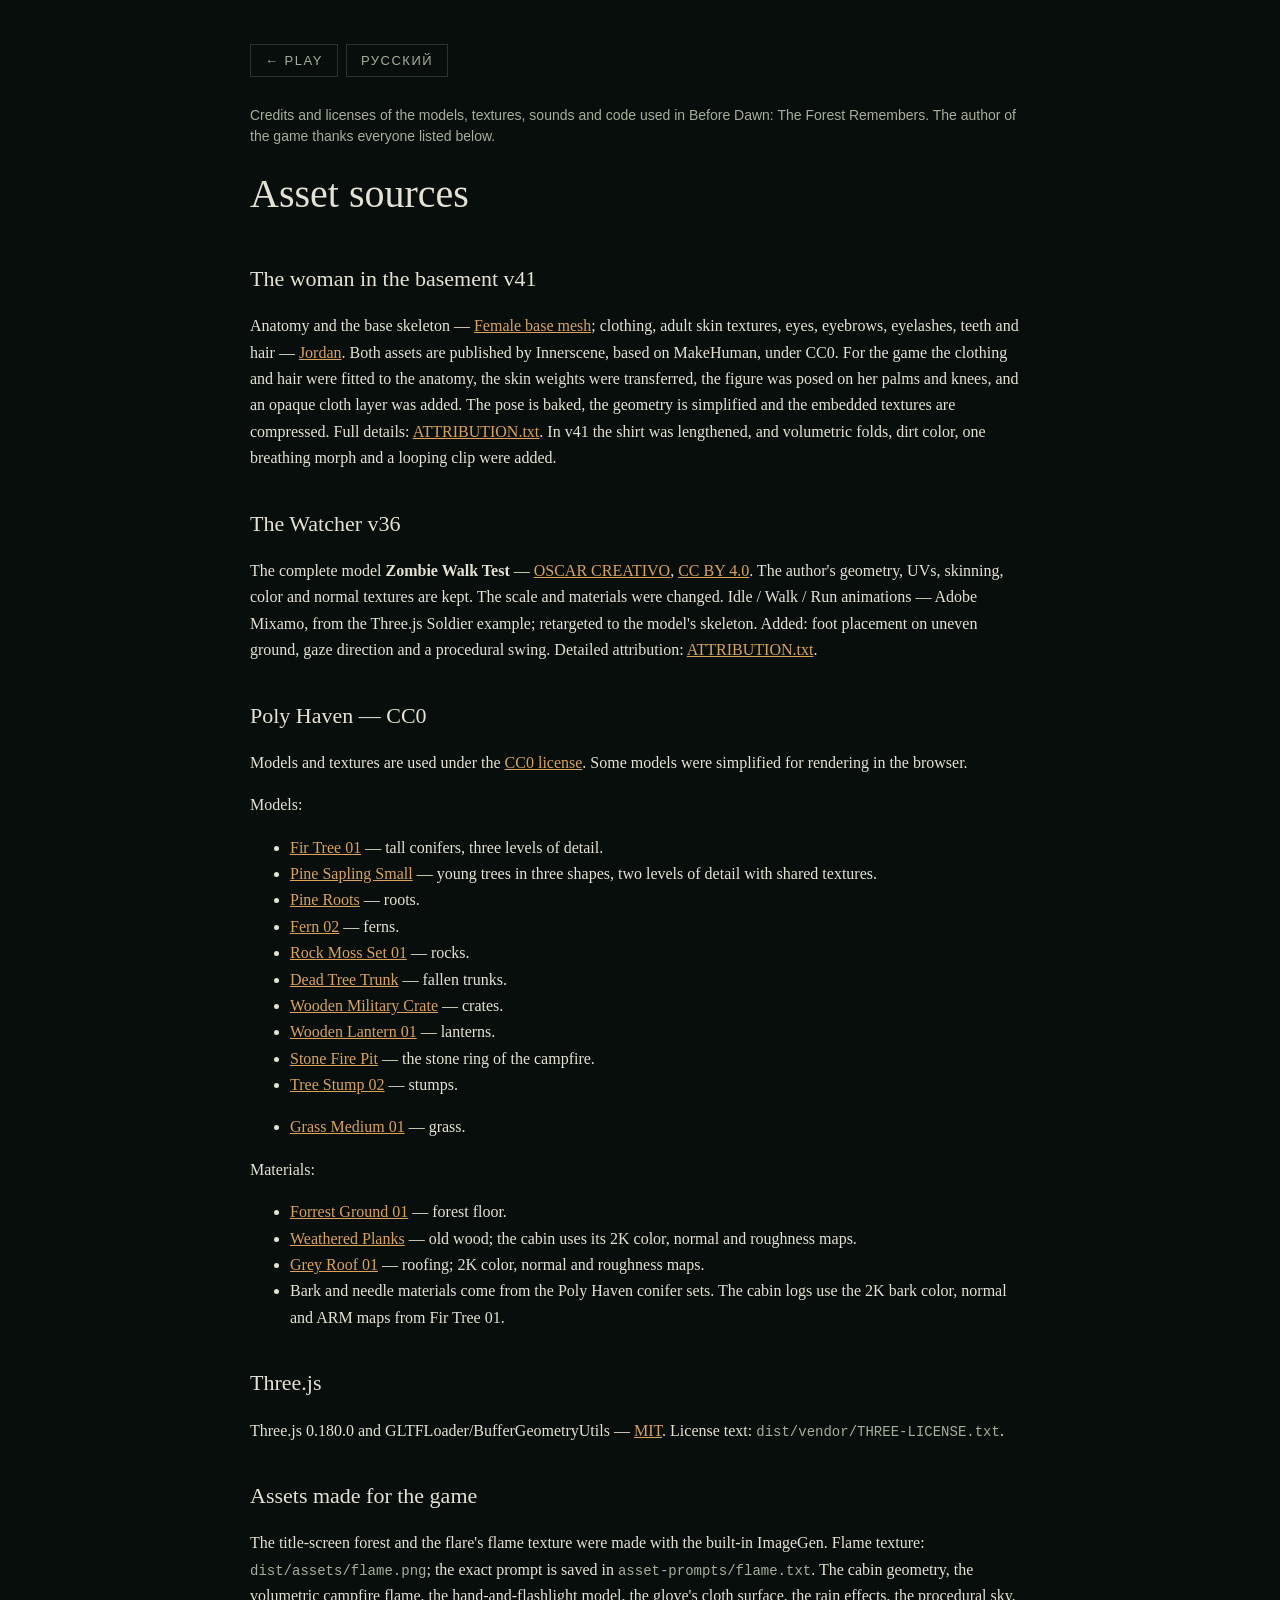
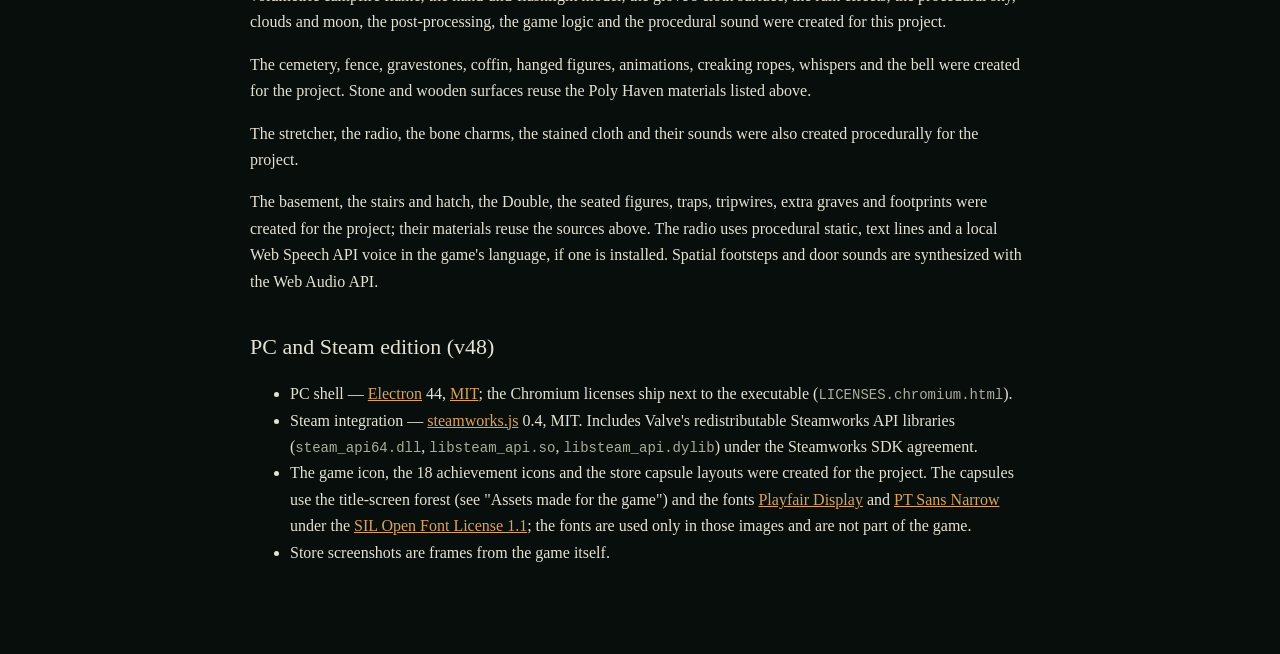
<file: credits-en.html>
<!doctype html>
<html lang="en">
<head>
  <meta charset="UTF-8">
  <meta name="viewport" content="width=device-width, initial-scale=1">
  <meta name="theme-color" content="#080e0c">
  <title>Credits and licenses — Before Dawn: The Forest Remembers</title>
  <link rel="icon" href="icons/icon-48.png">
  <style>
    :root { --bg: #080e0c; --ink: #e4e2d4; --muted: #a9ad9c; --line: #2a3528; --accent: #d9a35a; }
    * { box-sizing: border-box; } html { background: var(--bg); }
    body { margin: 0; background: var(--bg); color: var(--ink); font: 16px/1.65 Georgia, 'Times New Roman', serif; }
    main { max-width: 820px; margin: 0 auto; padding: 44px 20px 72px; }
    nav { margin-bottom: 28px; font: 13px/1 Arial, Helvetica, sans-serif; letter-spacing: 1.5px; text-transform: uppercase; display: flex; flex-wrap: wrap; gap: 8px; }
    nav a { color: var(--muted); text-decoration: none; border: 1px solid var(--line); padding: 9px 14px; display: inline-block; }
    h2 { font-weight: 400; font-size: clamp(28px, 5vw, 40px); margin: 0 0 18px; }
    h3 { font-weight: 400; font-size: 22px; margin: 34px 0 8px; } h4 { font-size: 17px; margin: 24px 0 6px; }
    a { color: var(--accent); word-break: break-word; } code { font: 14px monospace; color: var(--muted); }
    p.note { color: var(--muted); font: 14px/1.5 Arial, Helvetica, sans-serif; }
  </style>
</head>
<body><main>
  <nav><a href="./">← Play</a> <a href="credits.html" lang="ru">Русский</a></nav>
  <p class="note">Credits and licenses of the models, textures, sounds and code used in Before Dawn: The Forest Remembers. The author of the game thanks everyone listed below.</p>
<h2>Asset sources</h2>
<h3>The woman in the basement v41</h3>
<p>Anatomy and the base skeleton — <a href="https://www.innerscene.com/tools/library/3d-parts/female-base-mesh-3d-person-rigged-a-pose-dba97ed5" rel="noopener">Female base mesh</a>; clothing, adult skin textures, eyes, eyebrows, eyelashes, teeth and hair — <a href="https://www.innerscene.com/tools/library/3d-parts/jordan-3d-person-athlete-a0770454" rel="noopener">Jordan</a>. Both assets are published by Innerscene, based on MakeHuman, under CC0. For the game the clothing and hair were fitted to the anatomy, the skin weights were transferred, the figure was posed on her palms and knees, and an opaque cloth layer was added. The pose is baked, the geometry is simplified and the embedded textures are compressed. Full details: <a href="assets/characters-v41/ATTRIBUTION.txt">ATTRIBUTION.txt</a>. In v41 the shirt was lengthened, and volumetric folds, dirt color, one breathing morph and a looping clip were added.</p>
<h3>The Watcher v36</h3>
<p>The complete model <strong>Zombie Walk Test</strong> — <a href="https://sketchfab.com/3d-models/zombie-walk-test-165fd9342c364216bfdd8c2f1102223c" rel="noopener">OSCAR CREATIVO</a>, <a href="https://creativecommons.org/licenses/by/4.0/" rel="noopener">CC BY 4.0</a>. The author's geometry, UVs, skinning, color and normal textures are kept. The scale and materials were changed. Idle / Walk / Run animations — Adobe Mixamo, from the Three.js Soldier example; retargeted to the model's skeleton. Added: foot placement on uneven ground, gaze direction and a procedural swing. Detailed attribution: <a href="assets/characters-v36/ATTRIBUTION.txt">ATTRIBUTION.txt</a>.</p>
<h3>Poly Haven — CC0</h3>
<p>Models and textures are used under the <a href="https://polyhaven.com/license" rel="noopener">CC0 license</a>. Some models were simplified for rendering in the browser.</p>
<p>Models:</p>
<ul>
<li><a href="https://polyhaven.com/a/fir_tree_01" rel="noopener">Fir Tree 01</a> — tall conifers, three levels of detail.</li>
<li><a href="https://polyhaven.com/a/pine_sapling_small" rel="noopener">Pine Sapling Small</a> — young trees in three shapes, two levels of detail with shared textures.</li>
<li><a href="https://polyhaven.com/a/pine_roots" rel="noopener">Pine Roots</a> — roots.</li>
<li><a href="https://polyhaven.com/a/fern_02" rel="noopener">Fern 02</a> — ferns.</li>
<li><a href="https://polyhaven.com/a/rock_moss_set_01" rel="noopener">Rock Moss Set 01</a> — rocks.</li>
<li><a href="https://polyhaven.com/a/dead_tree_trunk" rel="noopener">Dead Tree Trunk</a> — fallen trunks.</li>
<li><a href="https://polyhaven.com/a/wooden_military_crate" rel="noopener">Wooden Military Crate</a> — crates.</li>
<li><a href="https://polyhaven.com/a/wooden_lantern_01" rel="noopener">Wooden Lantern 01</a> — lanterns.</li>
<li><a href="https://polyhaven.com/a/stone_fire_pit" rel="noopener">Stone Fire Pit</a> — the stone ring of the campfire.</li>
<li><a href="https://polyhaven.com/a/tree_stump_02" rel="noopener">Tree Stump 02</a> — stumps.</li>
</ul>
<ul>
<li><a href="https://polyhaven.com/a/grass_medium_01" rel="noopener">Grass Medium 01</a> — grass.</li>
</ul>
<p>Materials:</p>
<ul>
<li><a href="https://polyhaven.com/a/forrest_ground_01" rel="noopener">Forrest Ground 01</a> — forest floor.</li>
<li><a href="https://polyhaven.com/a/weathered_planks" rel="noopener">Weathered Planks</a> — old wood; the cabin uses its 2K color, normal and roughness maps.</li>
<li><a href="https://polyhaven.com/a/grey_roof_01" rel="noopener">Grey Roof 01</a> — roofing; 2K color, normal and roughness maps.</li>
<li>Bark and needle materials come from the Poly Haven conifer sets. The cabin logs use the 2K bark color, normal and ARM maps from Fir Tree 01.</li>
</ul>
<h3>Three.js</h3>
<p>Three.js 0.180.0 and GLTFLoader/BufferGeometryUtils — <a href="https://github.com/mrdoob/three.js/blob/r180/LICENSE" rel="noopener">MIT</a>. License text: <code>dist/vendor/THREE-LICENSE.txt</code>.</p>
<h3>Assets made for the game</h3>
<p>The title-screen forest and the flare's flame texture were made with the built-in ImageGen. Flame texture: <code>dist/assets/flame.png</code>; the exact prompt is saved in <code>asset-prompts/flame.txt</code>. The cabin geometry, the volumetric campfire flame, the hand-and-flashlight model, the glove's cloth surface, the rain effects, the procedural sky, clouds and moon, the post-processing, the game logic and the procedural sound were created for this project.</p>
<p>The cemetery, fence, gravestones, coffin, hanged figures, animations, creaking ropes, whispers and the bell were created for the project. Stone and wooden surfaces reuse the Poly Haven materials listed above.</p>
<p>The stretcher, the radio, the bone charms, the stained cloth and their sounds were also created procedurally for the project.</p>
<p>The basement, the stairs and hatch, the Double, the seated figures, traps, tripwires, extra graves and footprints were created for the project; their materials reuse the sources above. The radio uses procedural static, text lines and a local Web Speech API voice in the game's language, if one is installed. Spatial footsteps and door sounds are synthesized with the Web Audio API.</p>
<h3>PC and Steam edition (v48)</h3>
<ul>
<li>PC shell — <a href="https://www.electronjs.org/" rel="noopener">Electron</a> 44, <a href="https://github.com/electron/electron/blob/main/LICENSE" rel="noopener">MIT</a>; the Chromium licenses ship next to the executable (<code>LICENSES.chromium.html</code>).</li>
<li>Steam integration — <a href="https://github.com/ceifa/steamworks.js" rel="noopener">steamworks.js</a> 0.4, MIT. Includes Valve's redistributable Steamworks API libraries (<code>steam_api64.dll</code>, <code>libsteam_api.so</code>, <code>libsteam_api.dylib</code>) under the Steamworks SDK agreement.</li>
<li>The game icon, the 18 achievement icons and the store capsule layouts were created for the project. The capsules use the title-screen forest (see "Assets made for the game") and the fonts <a href="https://fonts.google.com/specimen/Playfair+Display" rel="noopener">Playfair Display</a> and <a href="https://fonts.google.com/specimen/PT+Sans+Narrow" rel="noopener">PT Sans Narrow</a> under the <a href="https://openfontlicense.org/" rel="noopener">SIL Open Font License 1.1</a>; the fonts are used only in those images and are not part of the game.</li>
<li>Store screenshots are frames from the game itself.</li>
</ul>
</main></body>
</html>
</file>
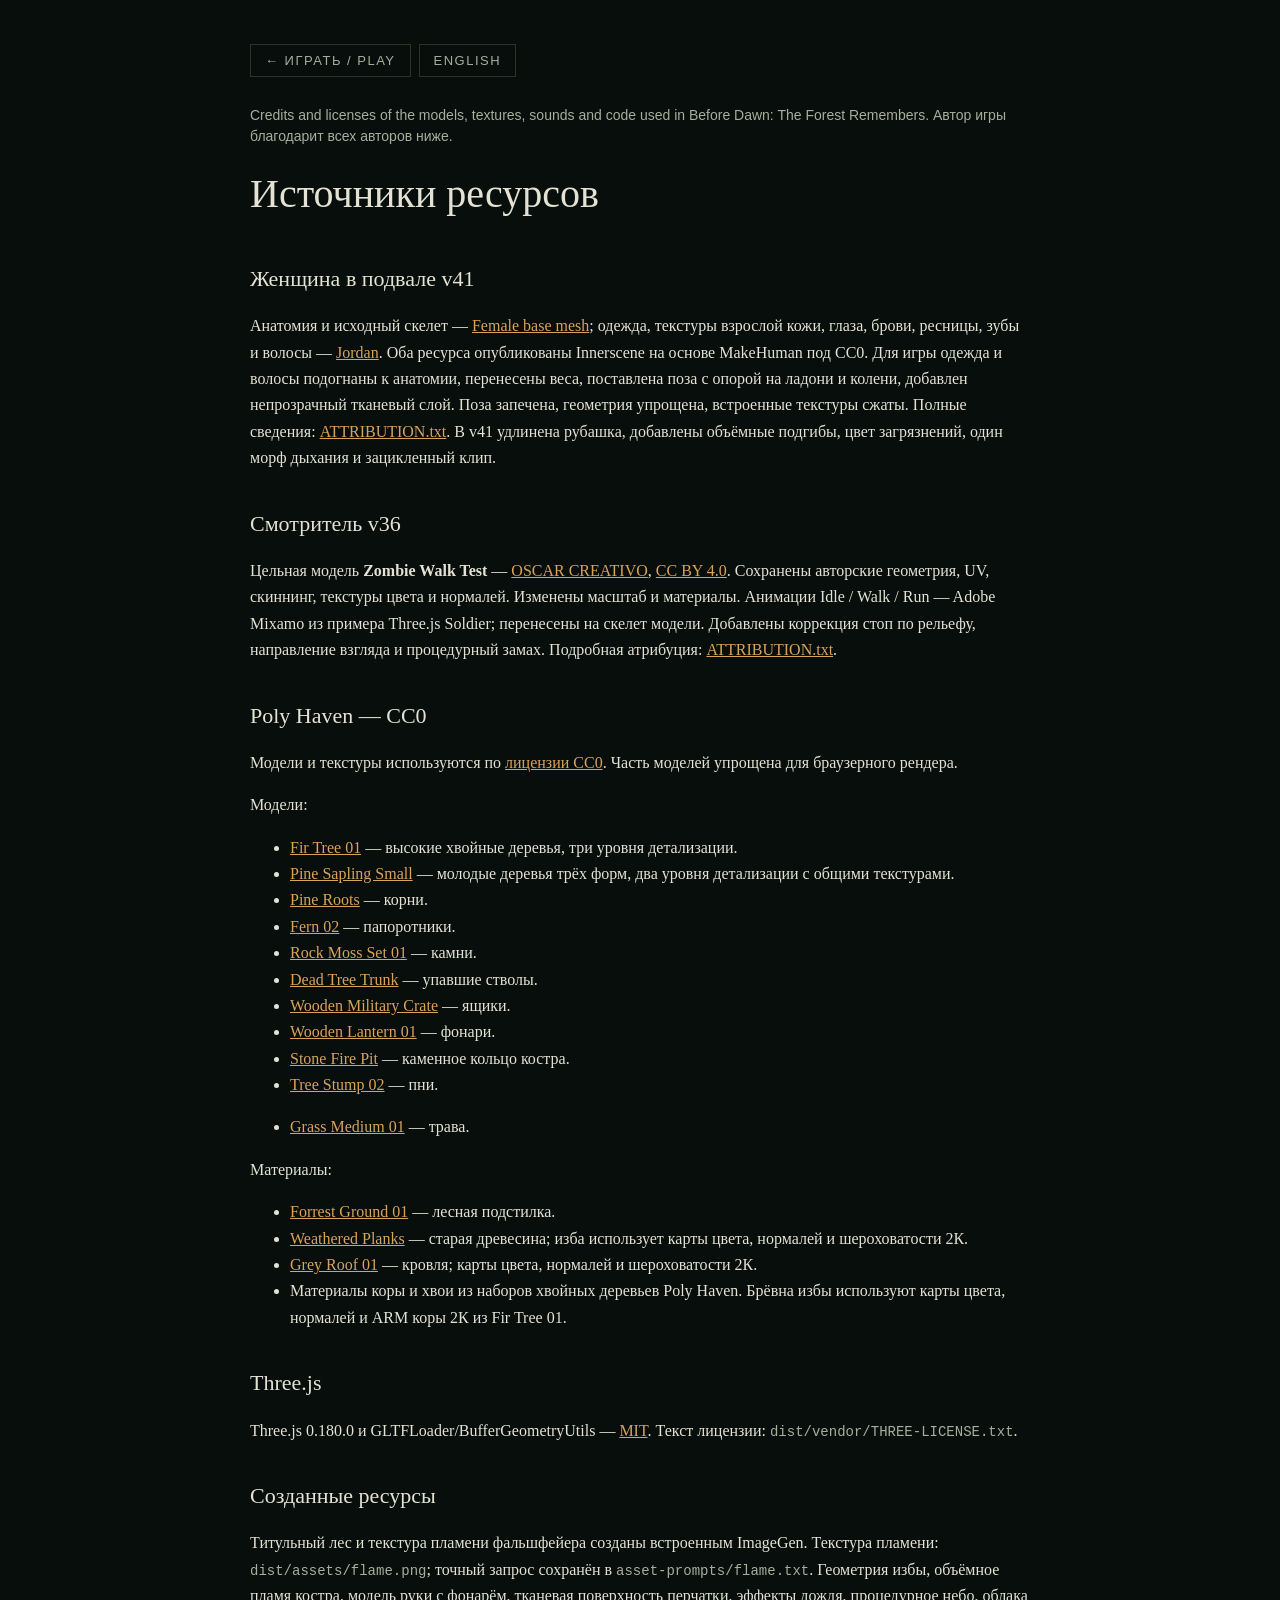
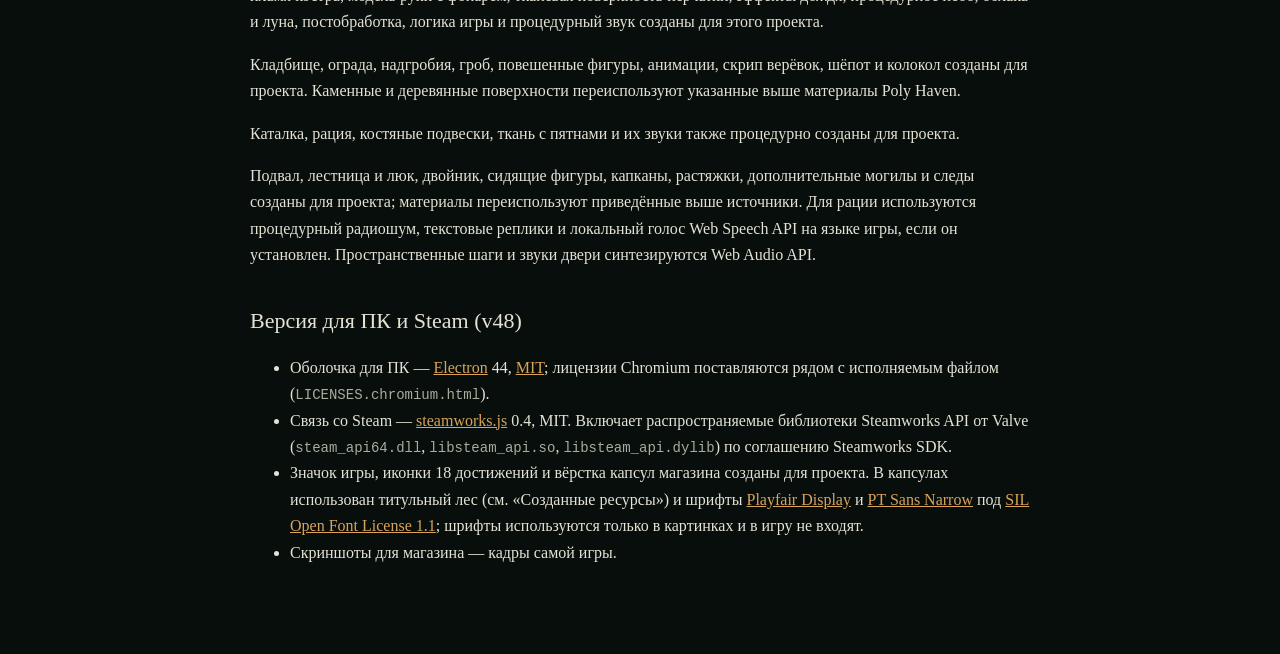
<file: credits.html>
<!doctype html>
<html lang="ru">
<head>
  <meta charset="UTF-8">
  <meta name="viewport" content="width=device-width, initial-scale=1">
  <meta name="theme-color" content="#080e0c">
  <title>Авторы и лицензии · Credits — До рассвета / Before Dawn</title>
  <link rel="icon" href="icons/icon-48.png">
  <style>
    :root { --bg: #080e0c; --ink: #e4e2d4; --muted: #a9ad9c; --line: #2a3528; --accent: #d9a35a; }
    * { box-sizing: border-box; } html { background: var(--bg); }
    body { margin: 0; background: var(--bg); color: var(--ink); font: 16px/1.65 Georgia, 'Times New Roman', serif; }
    main { max-width: 820px; margin: 0 auto; padding: 44px 20px 72px; }
    nav { margin-bottom: 28px; font: 13px/1 Arial, Helvetica, sans-serif; letter-spacing: 1.5px; text-transform: uppercase; display: flex; flex-wrap: wrap; gap: 8px; }
    nav a { color: var(--muted); text-decoration: none; border: 1px solid var(--line); padding: 9px 14px; display: inline-block; }
    h2 { font-weight: 400; font-size: clamp(28px, 5vw, 40px); margin: 0 0 18px; }
    h3 { font-weight: 400; font-size: 22px; margin: 34px 0 8px; } h4 { font-size: 17px; margin: 24px 0 6px; }
    a { color: var(--accent); word-break: break-word; } code { font: 14px monospace; color: var(--muted); }
    p.note { color: var(--muted); font: 14px/1.5 Arial, Helvetica, sans-serif; }
  </style>
</head>
<body><main>
  <nav><a href="./">← Играть / Play</a> <a href="credits-en.html" lang="en">English</a></nav>
  <p class="note">Credits and licenses of the models, textures, sounds and code used in Before Dawn: The Forest Remembers. Автор игры благодарит всех авторов ниже.</p>
<h2>Источники ресурсов</h2>
<h3>Женщина в подвале v41</h3>
<p>Анатомия и исходный скелет — <a href="https://www.innerscene.com/tools/library/3d-parts/female-base-mesh-3d-person-rigged-a-pose-dba97ed5" rel="noopener">Female base mesh</a>; одежда, текстуры взрослой кожи, глаза, брови, ресницы, зубы и волосы — <a href="https://www.innerscene.com/tools/library/3d-parts/jordan-3d-person-athlete-a0770454" rel="noopener">Jordan</a>. Оба ресурса опубликованы Innerscene на основе MakeHuman под CC0. Для игры одежда и волосы подогнаны к анатомии, перенесены веса, поставлена поза с опорой на ладони и колени, добавлен непрозрачный тканевый слой. Поза запечена, геометрия упрощена, встроенные текстуры сжаты. Полные сведения: <a href="assets/characters-v41/ATTRIBUTION.txt">ATTRIBUTION.txt</a>. В v41 удлинена рубашка, добавлены объёмные подгибы, цвет загрязнений, один морф дыхания и зацикленный клип.</p>
<h3>Смотритель v36</h3>
<p>Цельная модель <strong>Zombie Walk Test</strong> — <a href="https://sketchfab.com/3d-models/zombie-walk-test-165fd9342c364216bfdd8c2f1102223c" rel="noopener">OSCAR CREATIVO</a>, <a href="https://creativecommons.org/licenses/by/4.0/" rel="noopener">CC BY 4.0</a>. Сохранены авторские геометрия, UV, скиннинг, текстуры цвета и нормалей. Изменены масштаб и материалы. Анимации Idle / Walk / Run — Adobe Mixamo из примера Three.js Soldier; перенесены на скелет модели. Добавлены коррекция стоп по рельефу, направление взгляда и процедурный замах. Подробная атрибуция: <a href="assets/characters-v36/ATTRIBUTION.txt">ATTRIBUTION.txt</a>.</p>
<h3>Poly Haven — CC0</h3>
<p>Модели и текстуры используются по <a href="https://polyhaven.com/license" rel="noopener">лицензии CC0</a>. Часть моделей упрощена для браузерного рендера.</p>
<p>Модели:</p>
<ul>
<li><a href="https://polyhaven.com/a/fir_tree_01" rel="noopener">Fir Tree 01</a> — высокие хвойные деревья, три уровня детализации.</li>
<li><a href="https://polyhaven.com/a/pine_sapling_small" rel="noopener">Pine Sapling Small</a> — молодые деревья трёх форм, два уровня детализации с общими текстурами.</li>
<li><a href="https://polyhaven.com/a/pine_roots" rel="noopener">Pine Roots</a> — корни.</li>
<li><a href="https://polyhaven.com/a/fern_02" rel="noopener">Fern 02</a> — папоротники.</li>
<li><a href="https://polyhaven.com/a/rock_moss_set_01" rel="noopener">Rock Moss Set 01</a> — камни.</li>
<li><a href="https://polyhaven.com/a/dead_tree_trunk" rel="noopener">Dead Tree Trunk</a> — упавшие стволы.</li>
<li><a href="https://polyhaven.com/a/wooden_military_crate" rel="noopener">Wooden Military Crate</a> — ящики.</li>
<li><a href="https://polyhaven.com/a/wooden_lantern_01" rel="noopener">Wooden Lantern 01</a> — фонари.</li>
<li><a href="https://polyhaven.com/a/stone_fire_pit" rel="noopener">Stone Fire Pit</a> — каменное кольцо костра.</li>
<li><a href="https://polyhaven.com/a/tree_stump_02" rel="noopener">Tree Stump 02</a> — пни.</li>
</ul>
<ul>
<li><a href="https://polyhaven.com/a/grass_medium_01" rel="noopener">Grass Medium 01</a> — трава.</li>
</ul>
<p>Материалы:</p>
<ul>
<li><a href="https://polyhaven.com/a/forrest_ground_01" rel="noopener">Forrest Ground 01</a> — лесная подстилка.</li>
<li><a href="https://polyhaven.com/a/weathered_planks" rel="noopener">Weathered Planks</a> — старая древесина; изба использует карты цвета, нормалей и шероховатости 2К.</li>
<li><a href="https://polyhaven.com/a/grey_roof_01" rel="noopener">Grey Roof 01</a> — кровля; карты цвета, нормалей и шероховатости 2К.</li>
<li>Материалы коры и хвои из наборов хвойных деревьев Poly Haven. Брёвна избы используют карты цвета, нормалей и ARM коры 2К из Fir Tree 01.</li>
</ul>
<h3>Three.js</h3>
<p>Three.js 0.180.0 и GLTFLoader/BufferGeometryUtils — <a href="https://github.com/mrdoob/three.js/blob/r180/LICENSE" rel="noopener">MIT</a>. Текст лицензии: <code>dist/vendor/THREE-LICENSE.txt</code>.</p>
<h3>Созданные ресурсы</h3>
<p>Титульный лес и текстура пламени фальшфейера созданы встроенным ImageGen. Текстура пламени: <code>dist/assets/flame.png</code>; точный запрос сохранён в <code>asset-prompts/flame.txt</code>. Геометрия избы, объёмное пламя костра, модель руки с фонарём, тканевая поверхность перчатки, эффекты дождя, процедурное небо, облака и луна, постобработка, логика игры и процедурный звук созданы для этого проекта.</p>
<p>Кладбище, ограда, надгробия, гроб, повешенные фигуры, анимации, скрип верёвок, шёпот и колокол созданы для проекта. Каменные и деревянные поверхности переиспользуют указанные выше материалы Poly Haven.</p>
<p>Каталка, рация, костяные подвески, ткань с пятнами и их звуки также процедурно созданы для проекта.</p>
<p>Подвал, лестница и люк, двойник, сидящие фигуры, капканы, растяжки, дополнительные могилы и следы созданы для проекта; материалы переиспользуют приведённые выше источники. Для рации используются процедурный радиошум, текстовые реплики и локальный голос Web Speech API на языке игры, если он установлен. Пространственные шаги и звуки двери синтезируются Web Audio API.</p>
<h3>Версия для ПК и Steam (v48)</h3>
<ul>
<li>Оболочка для ПК — <a href="https://www.electronjs.org/" rel="noopener">Electron</a> 44, <a href="https://github.com/electron/electron/blob/main/LICENSE" rel="noopener">MIT</a>; лицензии Chromium поставляются рядом с исполняемым файлом (<code>LICENSES.chromium.html</code>).</li>
<li>Связь со Steam — <a href="https://github.com/ceifa/steamworks.js" rel="noopener">steamworks.js</a> 0.4, MIT. Включает распространяемые библиотеки Steamworks API от Valve (<code>steam_api64.dll</code>, <code>libsteam_api.so</code>, <code>libsteam_api.dylib</code>) по соглашению Steamworks SDK.</li>
<li>Значок игры, иконки 18 достижений и вёрстка капсул магазина созданы для проекта. В капсулах использован титульный лес (см. «Созданные ресурсы») и шрифты <a href="https://fonts.google.com/specimen/Playfair+Display" rel="noopener">Playfair Display</a> и <a href="https://fonts.google.com/specimen/PT+Sans+Narrow" rel="noopener">PT Sans Narrow</a> под <a href="https://openfontlicense.org/" rel="noopener">SIL Open Font License 1.1</a>; шрифты используются только в картинках и в игру не входят.</li>
<li>Скриншоты для магазина — кадры самой игры.</li>
</ul>
</main></body>
</html>
</file>
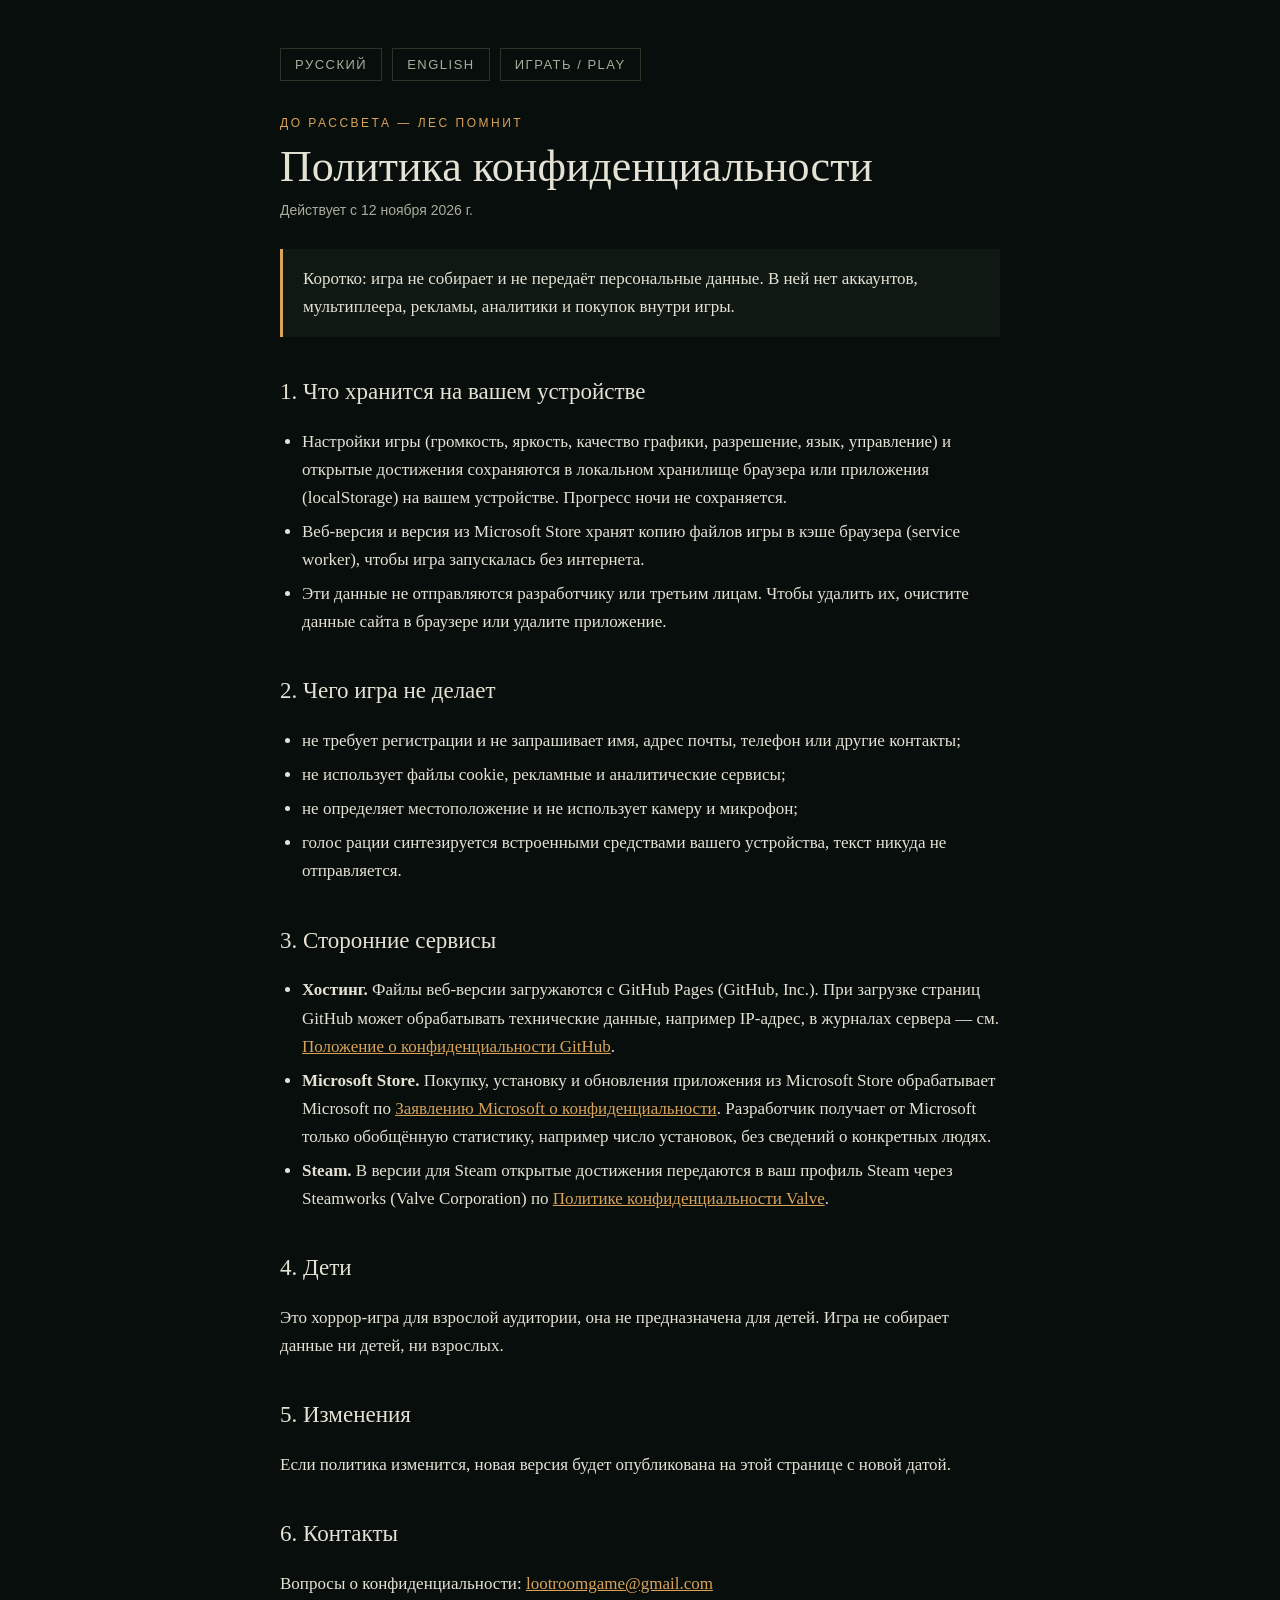
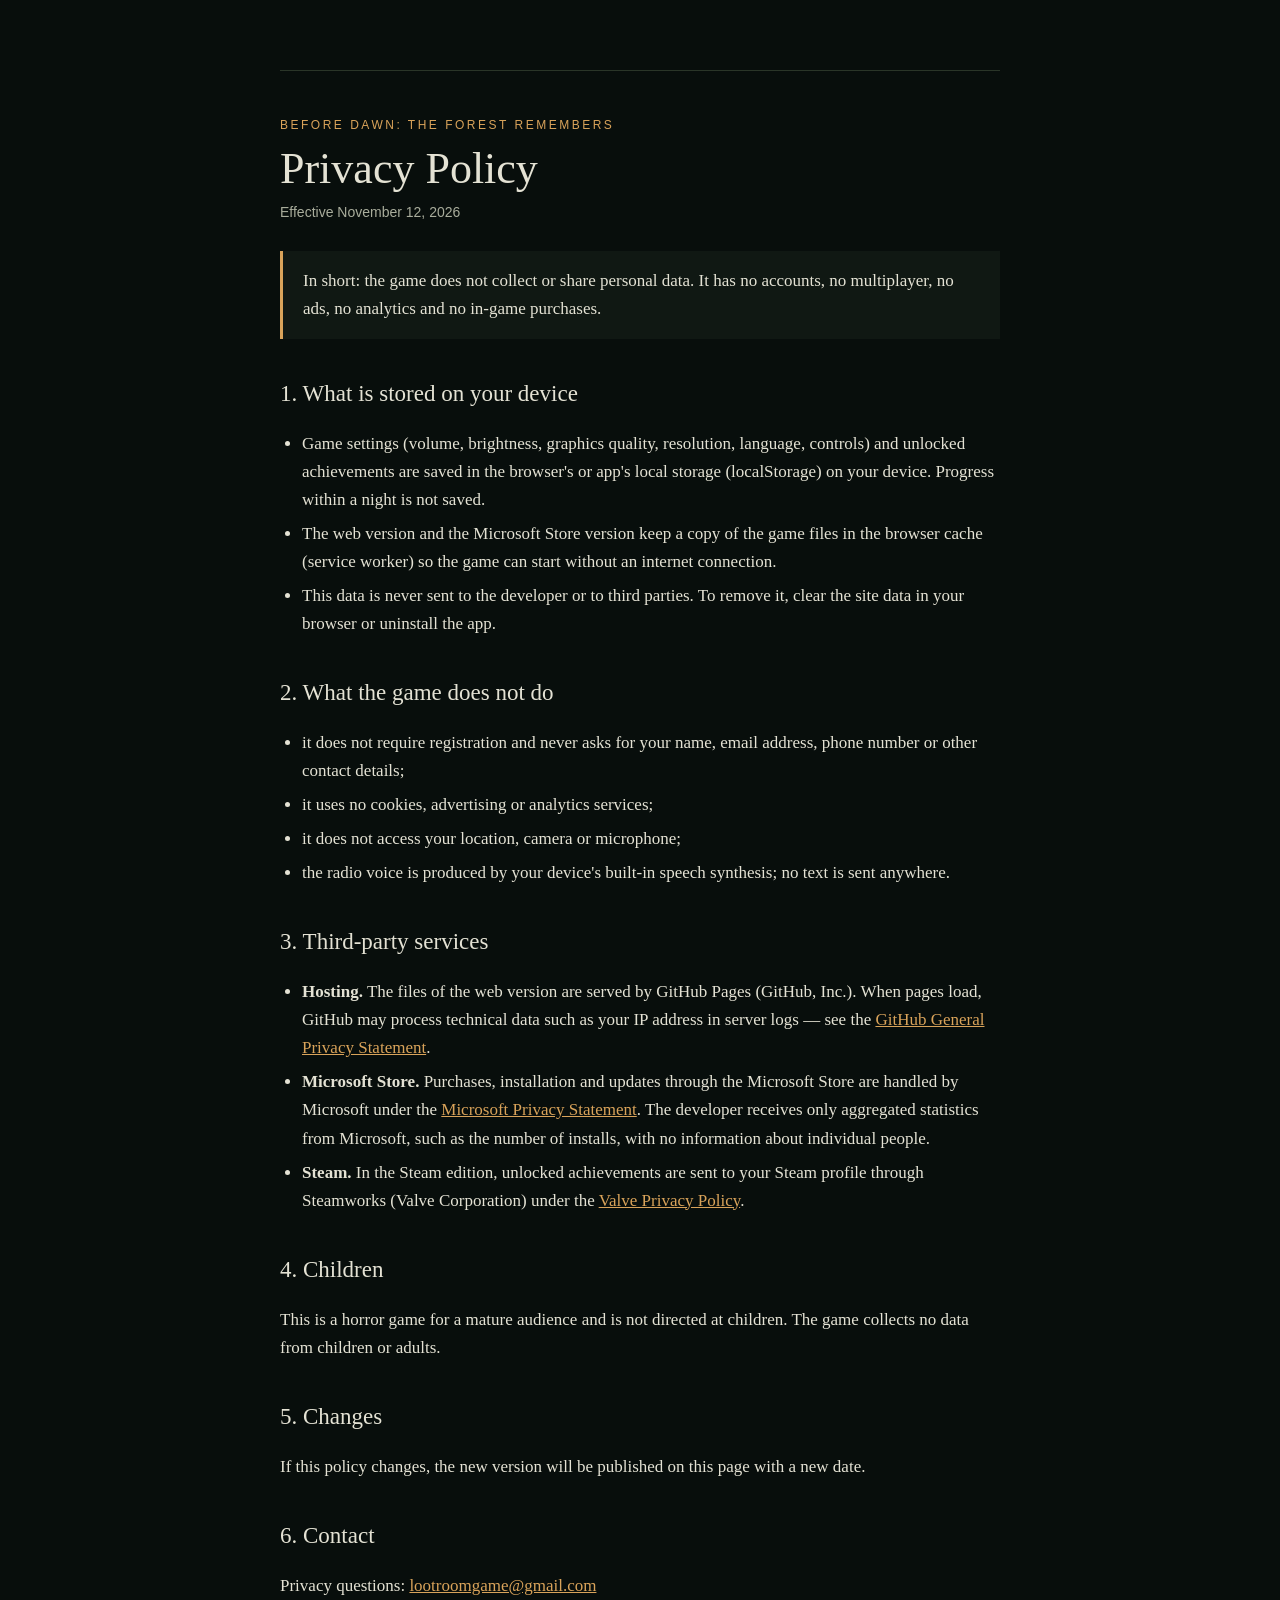
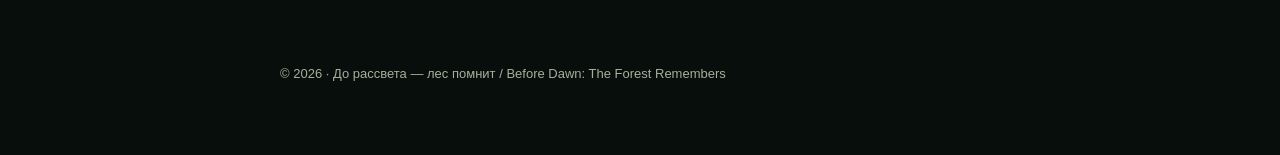
<file: privacy.html>
<!doctype html>
<html lang="ru">
<head>
  <meta charset="UTF-8">
  <meta name="viewport" content="width=device-width, initial-scale=1">
  <meta name="theme-color" content="#080e0c">
  <title>Политика конфиденциальности · Privacy Policy — До рассвета / Before Dawn</title>
  <meta name="description" content="Политика конфиденциальности игры «До рассвета — лес помнит». Privacy policy of Before Dawn: The Forest Remembers.">
  <link rel="icon" href="icons/icon-48.png">
  <style>
    :root { --bg: #080e0c; --panel: #101813; --ink: #e4e2d4; --muted: #a9ad9c; --line: #2a3528; --accent: #d9a35a; }
    * { box-sizing: border-box; }
    html { background: var(--bg); }
    body { margin: 0; background: var(--bg); color: var(--ink); font: 17px/1.65 Georgia, 'Times New Roman', serif; }
    main { max-width: 760px; margin: 0 auto; padding: 48px 20px 72px; }
    nav { display: flex; gap: 10px; flex-wrap: wrap; margin-bottom: 36px; font: 13px/1 Arial, Helvetica, sans-serif; letter-spacing: 1.5px; text-transform: uppercase; }
    nav a { color: var(--muted); text-decoration: none; border: 1px solid var(--line); padding: 9px 14px; }
    nav a:hover, nav a:focus { color: var(--ink); border-color: var(--accent); }
    .eyebrow { font: 12px/1 Arial, Helvetica, sans-serif; letter-spacing: 2.5px; text-transform: uppercase; color: var(--accent); margin: 0 0 14px; }
    h1 { font-weight: 400; font-size: clamp(30px, 6vw, 44px); line-height: 1.1; margin: 0 0 10px; }
    h2 { font-weight: 400; font-size: 23px; margin: 36px 0 8px; }
    p, li { color: var(--ink); }
    .date { color: var(--muted); font: 14px/1.4 Arial, Helvetica, sans-serif; margin: 0 0 28px; }
    .summary { background: var(--panel); border-left: 3px solid var(--accent); padding: 16px 20px; margin: 0 0 8px; }
    ul { padding-left: 22px; }
    li { margin: 6px 0; }
    a { color: var(--accent); }
    section + section { margin-top: 72px; padding-top: 48px; border-top: 1px solid var(--line); }
    footer { margin-top: 64px; color: var(--muted); font: 13px/1.5 Arial, Helvetica, sans-serif; }
  </style>
</head>
<body>
<main>
  <nav aria-label="Язык / Language"><a href="#ru">Русский</a><a href="#en">English</a><a href="./">Играть / Play</a></nav>

  <section id="ru" lang="ru">
    <p class="eyebrow">До рассвета — лес помнит</p>
    <h1>Политика конфиденциальности</h1>
    <p class="date">Действует с 12 ноября 2026 г.</p>
    <p class="summary">Коротко: игра не собирает и не передаёт персональные данные. В ней нет аккаунтов, мультиплеера, рекламы, аналитики и покупок внутри игры.</p>

    <h2>1. Что хранится на вашем устройстве</h2>
    <ul>
      <li>Настройки игры (громкость, яркость, качество графики, разрешение, язык, управление) и открытые достижения сохраняются в локальном хранилище браузера или приложения (localStorage) на вашем устройстве. Прогресс ночи не сохраняется.</li>
      <li>Веб-версия и версия из Microsoft Store хранят копию файлов игры в кэше браузера (service worker), чтобы игра запускалась без интернета.</li>
      <li>Эти данные не отправляются разработчику или третьим лицам. Чтобы удалить их, очистите данные сайта в браузере или удалите приложение.</li>
    </ul>

    <h2>2. Чего игра не делает</h2>
    <ul>
      <li>не требует регистрации и не запрашивает имя, адрес почты, телефон или другие контакты;</li>
      <li>не использует файлы cookie, рекламные и аналитические сервисы;</li>
      <li>не определяет местоположение и не использует камеру и микрофон;</li>
      <li>голос рации синтезируется встроенными средствами вашего устройства, текст никуда не отправляется.</li>
    </ul>

    <h2>3. Сторонние сервисы</h2>
    <ul>
      <li><strong>Хостинг.</strong> Файлы веб-версии загружаются с GitHub Pages (GitHub, Inc.). При загрузке страниц GitHub может обрабатывать технические данные, например IP-адрес, в журналах сервера — см. <a href="https://docs.github.com/en/site-policy/privacy-policies/github-general-privacy-statement">Положение о конфиденциальности GitHub</a>.</li>
      <li><strong>Microsoft Store.</strong> Покупку, установку и обновления приложения из Microsoft Store обрабатывает Microsoft по <a href="https://privacy.microsoft.com/privacystatement">Заявлению Microsoft о конфиденциальности</a>. Разработчик получает от Microsoft только обобщённую статистику, например число установок, без сведений о конкретных людях.</li>
      <li><strong>Steam.</strong> В версии для Steam открытые достижения передаются в ваш профиль Steam через Steamworks (Valve Corporation) по <a href="https://store.steampowered.com/privacy_agreement/">Политике конфиденциальности Valve</a>.</li>
    </ul>

    <h2>4. Дети</h2>
    <p>Это хоррор-игра для взрослой аудитории, она не предназначена для детей. Игра не собирает данные ни детей, ни взрослых.</p>

    <h2>5. Изменения</h2>
    <p>Если политика изменится, новая версия будет опубликована на этой странице с новой датой.</p>

    <h2>6. Контакты</h2>
    <p>Вопросы о конфиденциальности: <a href="mailto:lootroomgame@gmail.com">lootroomgame@gmail.com</a></p>
  </section>

  <section id="en" lang="en">
    <p class="eyebrow">Before Dawn: The Forest Remembers</p>
    <h1>Privacy Policy</h1>
    <p class="date">Effective November 12, 2026</p>
    <p class="summary">In short: the game does not collect or share personal data. It has no accounts, no multiplayer, no ads, no analytics and no in-game purchases.</p>

    <h2>1. What is stored on your device</h2>
    <ul>
      <li>Game settings (volume, brightness, graphics quality, resolution, language, controls) and unlocked achievements are saved in the browser's or app's local storage (localStorage) on your device. Progress within a night is not saved.</li>
      <li>The web version and the Microsoft Store version keep a copy of the game files in the browser cache (service worker) so the game can start without an internet connection.</li>
      <li>This data is never sent to the developer or to third parties. To remove it, clear the site data in your browser or uninstall the app.</li>
    </ul>

    <h2>2. What the game does not do</h2>
    <ul>
      <li>it does not require registration and never asks for your name, email address, phone number or other contact details;</li>
      <li>it uses no cookies, advertising or analytics services;</li>
      <li>it does not access your location, camera or microphone;</li>
      <li>the radio voice is produced by your device's built-in speech synthesis; no text is sent anywhere.</li>
    </ul>

    <h2>3. Third-party services</h2>
    <ul>
      <li><strong>Hosting.</strong> The files of the web version are served by GitHub Pages (GitHub, Inc.). When pages load, GitHub may process technical data such as your IP address in server logs — see the <a href="https://docs.github.com/en/site-policy/privacy-policies/github-general-privacy-statement">GitHub General Privacy Statement</a>.</li>
      <li><strong>Microsoft Store.</strong> Purchases, installation and updates through the Microsoft Store are handled by Microsoft under the <a href="https://privacy.microsoft.com/privacystatement">Microsoft Privacy Statement</a>. The developer receives only aggregated statistics from Microsoft, such as the number of installs, with no information about individual people.</li>
      <li><strong>Steam.</strong> In the Steam edition, unlocked achievements are sent to your Steam profile through Steamworks (Valve Corporation) under the <a href="https://store.steampowered.com/privacy_agreement/">Valve Privacy Policy</a>.</li>
    </ul>

    <h2>4. Children</h2>
    <p>This is a horror game for a mature audience and is not directed at children. The game collects no data from children or adults.</p>

    <h2>5. Changes</h2>
    <p>If this policy changes, the new version will be published on this page with a new date.</p>

    <h2>6. Contact</h2>
    <p>Privacy questions: <a href="mailto:lootroomgame@gmail.com">lootroomgame@gmail.com</a></p>
  </section>

  <footer>© 2026 · До рассвета — лес помнит / Before Dawn: The Forest Remembers</footer>
</main>
</body>
</html>
</file>
